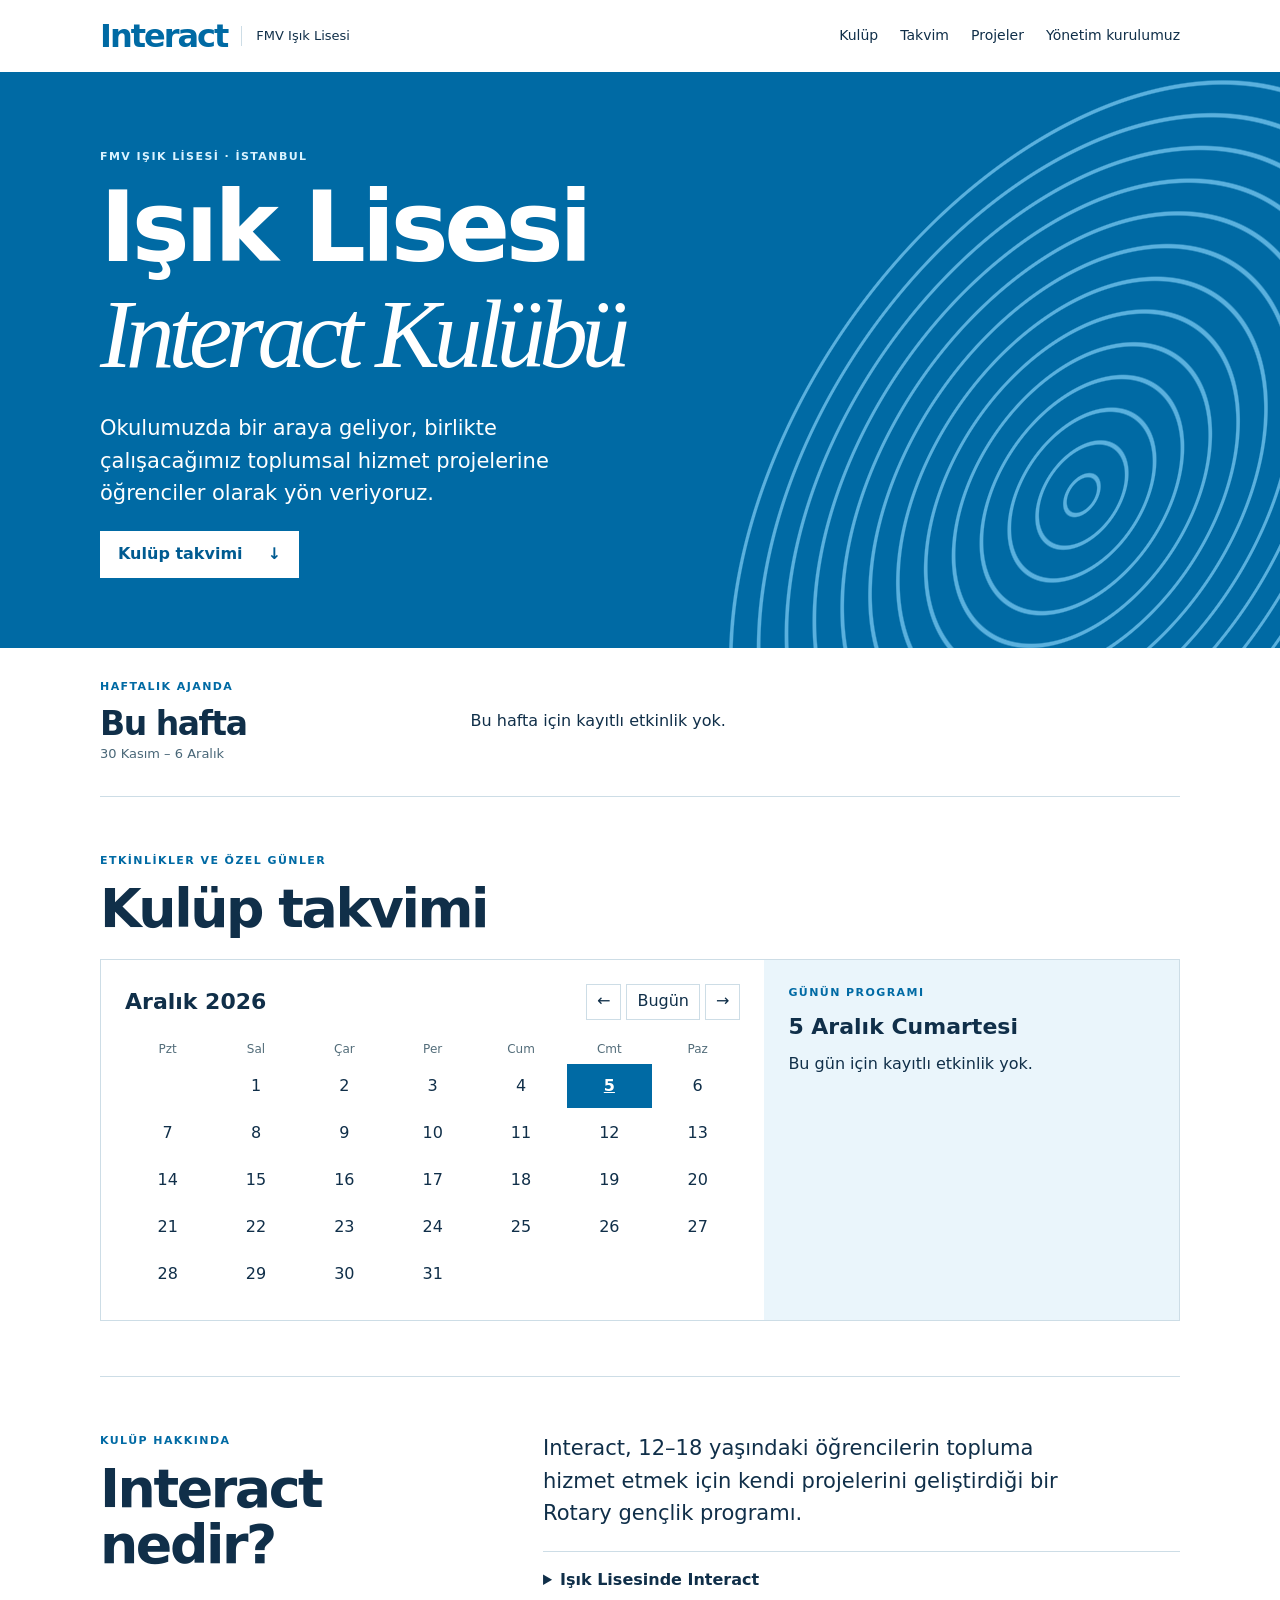
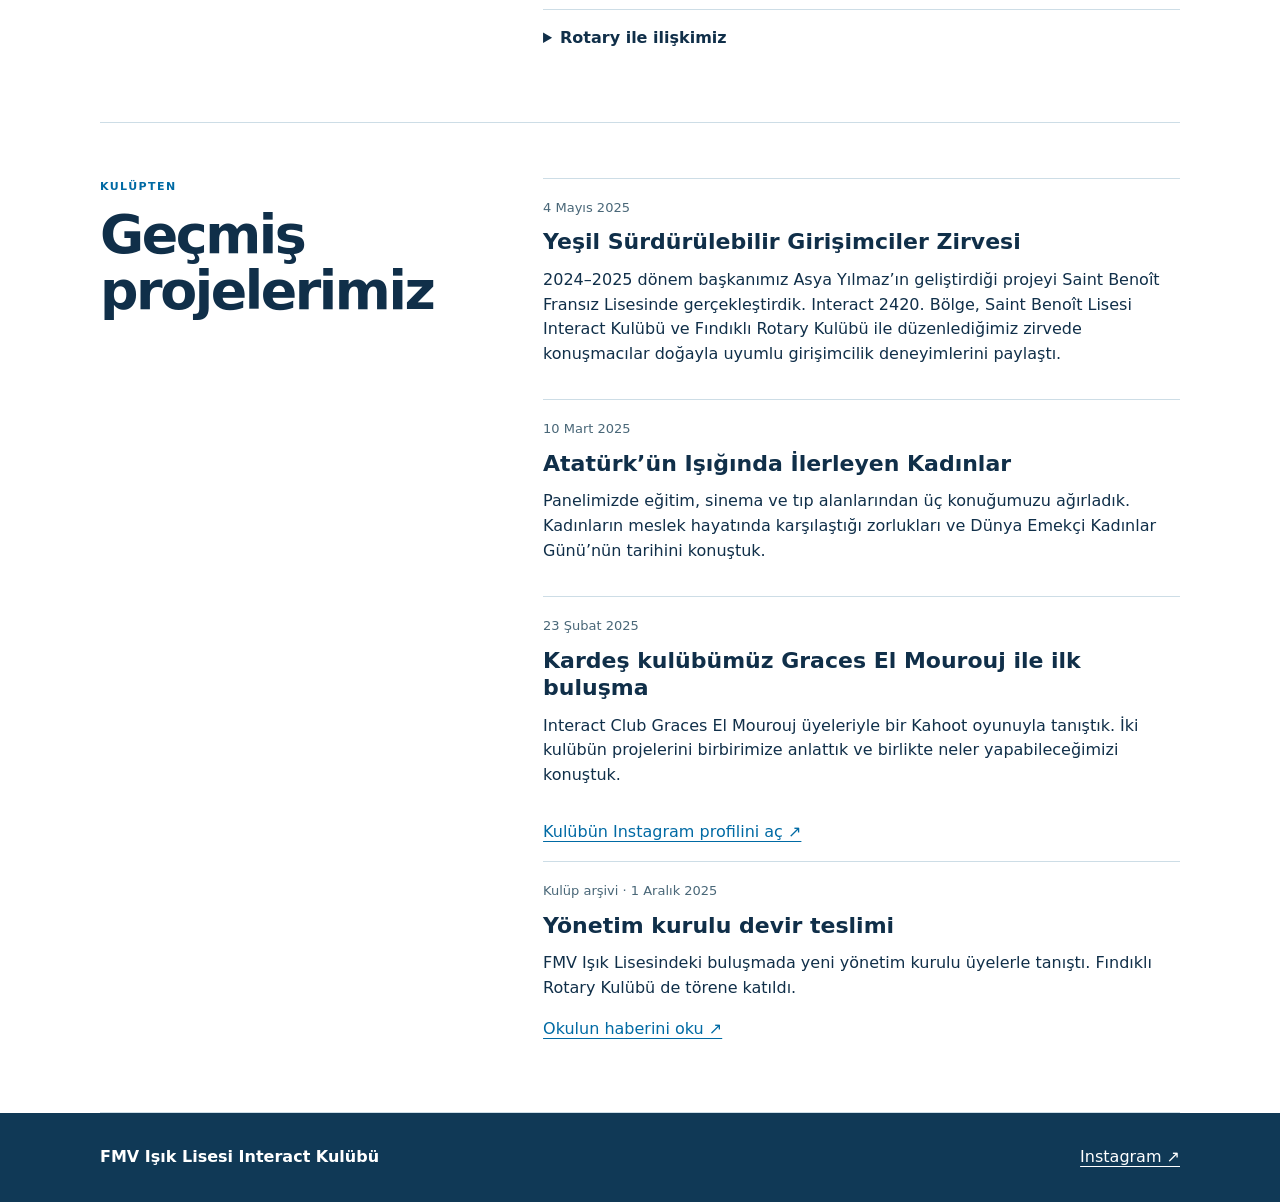
<file: index.html>
<!doctype html>
<html lang="tr"><head><meta charset="utf-8"><meta name="viewport" content="width=device-width,initial-scale=1"><title>Ana sayfa · Işık Lisesi Interact</title><link rel="stylesheet" href="stil.css"><script defer src="takvim.js"></script></head><body><a class="skip" href="#icerik">İçeriğe geç</a><header><div class="bar"><a class="brand" href="index.html"><b>Interact</b><span>FMV Işık Lisesi</span></a><nav aria-label="Ana menü"><a href="index.html#kulup">Kulüp</a><a href="index.html#takvim">Takvim</a><a href="index.html#projeler">Projeler</a><a href="yonetim.html">Yönetim kurulumuz</a></nav></div></header><main id="icerik"><section class="hero"><div class="wrap"><p class="label">FMV Işık Lisesi · İstanbul</p><h1>Işık Lisesi<br><em>Interact Kulübü</em></h1><p class="lead">Okulumuzda bir araya geliyor, birlikte çalışacağımız toplumsal hizmet projelerine öğrenciler olarak yön veriyoruz.</p><a class="cta" href="#takvim">Kulüp takvimi <span>↓</span></a></div><div class="print" aria-hidden="true"></div></section>
<section class="week wrap" aria-labelledby="hafta"><div><p class="label">Haftalık ajanda</p><h2 id="hafta">Bu hafta</h2><small id="range"></small></div><div id="weekly" aria-live="polite">Takvim yükleniyor…</div></section>
<section id="takvim" class="wrap block"><p class="label">Etkinlikler ve özel günler</p><h2>Kulüp takvimi</h2><div class="calendar"><div class="sheet"><div class="controls"><h3 id="month" aria-live="polite">Aylık görünüm</h3><div><button id="prev" aria-label="Önceki ay">←</button><button id="today">Bugün</button><button id="next" aria-label="Sonraki ay">→</button></div></div><div class="grid names" aria-hidden="true"><span>Pzt</span><span>Sal</span><span>Çar</span><span>Per</span><span>Cum</span><span>Cmt</span><span>Paz</span></div><div class="grid" id="days" role="group" aria-label="Gün seç"></div></div><aside aria-live="polite"><p class="label">Günün programı</p><h3 id="chosen">Seçili gün</h3><div id="daily"></div></aside></div></section>
<section id="kulup" class="wrap block split"><div><p class="label">Kulüp hakkında</p><h2>Interact nedir?</h2></div><div><p class="intro">Interact, 12–18 yaşındaki öğrencilerin topluma hizmet etmek için kendi projelerini geliştirdiği bir Rotary gençlik programı.</p><details><summary>Işık Lisesinde Interact</summary><p>Kulübümüz FMV Işık Lisesi öğrencilerini bir araya getiriyor. Çalışmalarımızı yönetim kurulumuz ve kulüp üyelerimiz birlikte yürütüyor.</p><a href="yonetim.html">Yönetim kurulumuz →</a></details><details><summary>Rotary ile ilişkimiz</summary><p>Interact kulüpleri Rotary kulüplerinin desteğiyle çalışır. Rotary'nin program sayfasında dünyadaki diğer Interact kulüplerini de tanıyabilirsin.</p><a href="https://www.rotary.org/en/get-involved/interact-clubs">Rotary’de Interact ↗</a></details></div></section>
<section id="projeler" class="wrap block split"><div><p class="label">Kulüpten</p><h2>Geçmiş projelerimiz</h2></div><div>
<article class="archive"><small><time datetime="2025-05-04">4 Mayıs 2025</time></small><h3>Yeşil Sürdürülebilir Girişimciler Zirvesi</h3><p>2024–2025 dönem başkanımız Asya Yılmaz’ın geliştirdiği projeyi Saint Benoît Fransız Lisesinde gerçekleştirdik. Interact 2420. Bölge, Saint Benoît Lisesi Interact Kulübü ve Fındıklı Rotary Kulübü ile düzenlediğimiz zirvede konuşmacılar doğayla uyumlu girişimcilik deneyimlerini paylaştı.</p></article>
<article class="archive"><small><time datetime="2025-03-10">10 Mart 2025</time></small><h3>Atatürk’ün Işığında İlerleyen Kadınlar</h3><p>Panelimizde eğitim, sinema ve tıp alanlarından üç konuğumuzu ağırladık. Kadınların meslek hayatında karşılaştığı zorlukları ve Dünya Emekçi Kadınlar Günü’nün tarihini konuştuk.</p></article>
<article class="archive"><small><time datetime="2025-02-23">23 Şubat 2025</time></small><h3>Kardeş kulübümüz Graces El Mourouj ile ilk buluşma</h3><p>Interact Club Graces El Mourouj üyeleriyle bir Kahoot oyunuyla tanıştık. İki kulübün projelerini birbirimize anlattık ve birlikte neler yapabileceğimizi konuştuk.</p></article>
<p><a href="https://www.instagram.com/isiklisesiinteract/">Kulübün Instagram profilini aç ↗</a></p><article class="archive"><small>Kulüp arşivi · 1 Aralık 2025</small><h3>Yönetim kurulu devir teslimi</h3><p>FMV Işık Lisesindeki buluşmada yeni yönetim kurulu üyelerle tanıştı. Fındıklı Rotary Kulübü de törene katıldı.</p><a href="https://www.fmv.edu.tr/tr-TR/news-detail/fmv-isik-lisesi-interact-kulubu-devir-teslim-toreni/101/29026">Okulun haberini oku ↗</a></article></div></section></main><footer><div class="bar"><strong>FMV Işık Lisesi Interact Kulübü</strong><a href="https://www.instagram.com/isiklisesiinteract/">Instagram ↗</a></div></footer></body></html>
</file>
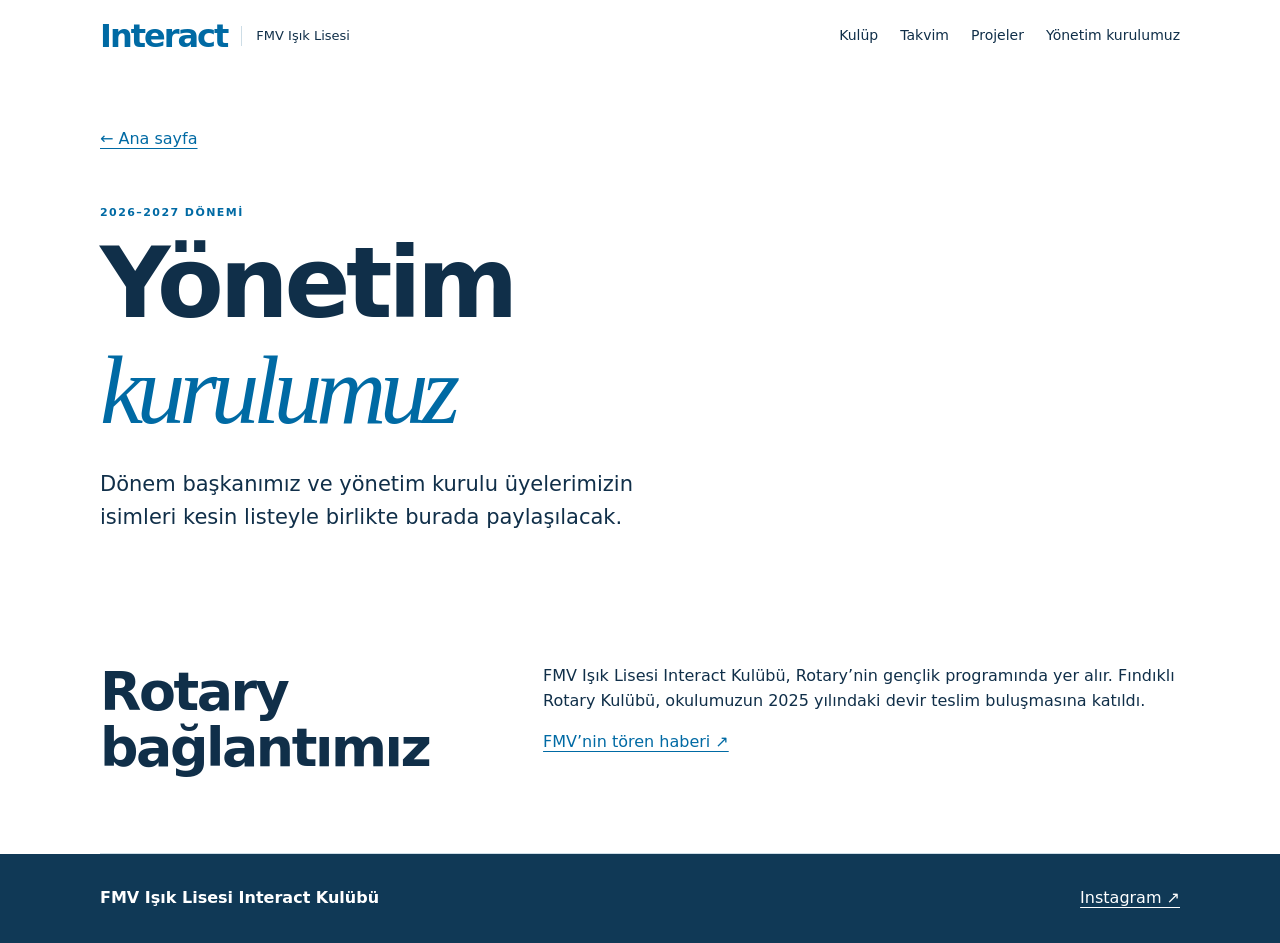
<file: yonetim.html>
<!doctype html>
<html lang="tr"><head><meta charset="utf-8"><meta name="viewport" content="width=device-width,initial-scale=1"><title>Yönetim kurulumuz · Işık Lisesi Interact</title><link rel="stylesheet" href="stil.css"></head><body><a class="skip" href="#icerik">İçeriğe geç</a><header><div class="bar"><a class="brand" href="index.html"><b>Interact</b><span>FMV Işık Lisesi</span></a><nav aria-label="Ana menü"><a href="index.html#kulup">Kulüp</a><a href="index.html#takvim">Takvim</a><a href="index.html#projeler">Projeler</a><a href="yonetim.html">Yönetim kurulumuz</a></nav></div></header><main id="icerik"><section class="wrap board"><a href="index.html">← Ana sayfa</a><p class="label">2026–2027 dönemi</p><h1>Yönetim<br><em>kurulumuz</em></h1><p class="lead">Dönem başkanımız ve yönetim kurulu üyelerimizin isimleri kesin listeyle birlikte burada paylaşılacak.</p></section><section class="wrap block split"><h2>Rotary bağlantımız</h2><div><p>FMV Işık Lisesi Interact Kulübü, Rotary’nin gençlik programında yer alır. Fındıklı Rotary Kulübü, okulumuzun 2025 yılındaki devir teslim buluşmasına katıldı.</p><a href="https://www.fmv.edu.tr/tr-TR/news-detail/fmv-isik-lisesi-interact-kulubu-devir-teslim-toreni/101/29026">FMV’nin tören haberi ↗</a></div></section></main><footer><div class="bar"><strong>FMV Işık Lisesi Interact Kulübü</strong><a href="https://www.instagram.com/isiklisesiinteract/">Instagram ↗</a></div></footer></body></html>
</file>
<file: stil.css>
:root{--ink:#102f49;--blue:#006aa4;--line:#cddde6;--ice:#eaf5fb;--wrap:1080px}*{box-sizing:border-box}html{scroll-behavior:smooth;scroll-padding-top:22px}body{margin:0;color:var(--ink);font:16px/1.55 system-ui,sans-serif}a{color:var(--blue);text-underline-offset:4px}button,summary{cursor:pointer}button{color:inherit;font:inherit}a:focus-visible,button:focus-visible,summary:focus-visible{outline:3px solid #dc8205;outline-offset:2px}.wrap,.bar{width:min(90%,var(--wrap));margin:auto}.bar{display:flex;align-items:center;justify-content:space-between;gap:18px;padding:20px 0}.brand{display:flex;align-items:center;gap:14px;text-decoration:none}.brand b{font-size:32px;letter-spacing:-2px;line-height:1}.brand span{border-left:1px solid var(--line);padding-left:14px;font-size:13px;color:var(--ink)}nav{display:flex;gap:22px}nav a{font-size:14px;text-decoration:none;color:var(--ink)}nav a:hover,summary:hover{text-decoration:underline}.skip{position:absolute;left:-9999px}.skip:focus{left:12px;top:4px;background:white;z-index:3}.hero{background:var(--blue);color:white;position:relative;isolation:isolate;overflow:hidden}.hero .wrap{padding:76px 0 70px}.label,small{font-size:13px}.label{text-transform:uppercase;font-size:11px;font-weight:700;letter-spacing:.13em;margin:0 0 12px}.hero .label{color:#daf3ff}h1,h2,h3,p{margin-top:0}h1,h2{line-height:1.04;letter-spacing:-.045em}h1{font-size:clamp(48px,7.6vw,98px);margin-bottom:22px}h1 em{font:italic 1em Georgia,serif;letter-spacing:-.065em}h2{font-size:clamp(32px,4.2vw,54px);margin-bottom:22px}h3{font-size:22px;line-height:1.25;margin-bottom:12px}.lead,.intro{font-size:clamp(17px,2vw,21px);max-width:560px}.hero .lead{max-width:min(60%,520px)}.cta{display:inline-flex;align-items:center;gap:25px;padding:11px 18px;background:white;color:#005b91;text-decoration:none;font-weight:650}.print{position:absolute;z-index:-1;width:47%;height:165%;right:-8%;bottom:-56%;border-radius:50%;transform:rotate(34deg);background:repeating-radial-gradient(ellipse at center,transparent 0 12px,#78c8f1 13px 15px,transparent 16px 23px);opacity:.75}.week{padding:30px 0;display:grid;grid-template-columns:32% 1fr;align-items:center;border-bottom:1px solid var(--line);gap:25px}.week h2{font-size:33px;margin:0}.week small,.archive small{color:#496778}.week .label,.block .label,.board .label{color:var(--blue)}.event{padding:12px 0}.event+.event{border-top:1px solid var(--line)}.event p{margin:4px 0 0}.block{padding:55px 0;border-bottom:1px solid var(--line)}.calendar{display:grid;grid-template-columns:1.6fr 1fr;border:1px solid var(--line)}.sheet,aside{padding:24px}aside{background:var(--ice)}.controls,.controls div{display:flex;align-items:center;justify-content:space-between;gap:5px}.controls h3{margin:0}.controls button{background:white;border:1px solid var(--line);padding:4px 10px;min-height:36px}.grid{display:grid;grid-template-columns:repeat(7,1fr);gap:3px}.names{margin:20px 0 6px;color:#536d7a;font-size:12px;text-align:center}.day{border:0;background:white;position:relative;min-height:44px}.day:hover{background:var(--ice)}.day[aria-current=date]{font-weight:bold;text-decoration:underline}.day[aria-pressed=true]{background:var(--blue);color:white}.day.has::after{content:"";position:absolute;bottom:4px;left:calc(50% - 2px);width:5px;height:5px;background:currentColor;border-radius:50%}.split{display:grid;grid-template-columns:1fr 1.6fr;gap:45px}.split details,.archive{border-top:1px solid var(--line);padding:16px 0}.split details p{margin:14px 0 8px}summary{font-weight:650}.archive h3{margin-top:9px}.board{padding:55px 0}.board .label{margin-top:52px}.board h1 em{color:var(--blue)}footer{background:#103956;color:white}footer a{color:white}footer .bar{padding:32px 0}@media(max-width:700px){.bar{flex-wrap:wrap;gap:12px}nav{flex-wrap:wrap;gap:8px 16px}.hero .wrap{padding:50px 0}.hero .lead{max-width:82%}.print{width:52%;right:-30%}.calendar,.split,.week{grid-template-columns:1fr}.week,.split{gap:12px}.block{padding:34px 0}.sheet,aside{padding:16px}.controls h3{font-size:18px}.brand b{font-size:28px}}@media(prefers-reduced-motion:reduce){html{scroll-behavior:auto}}
</file>
